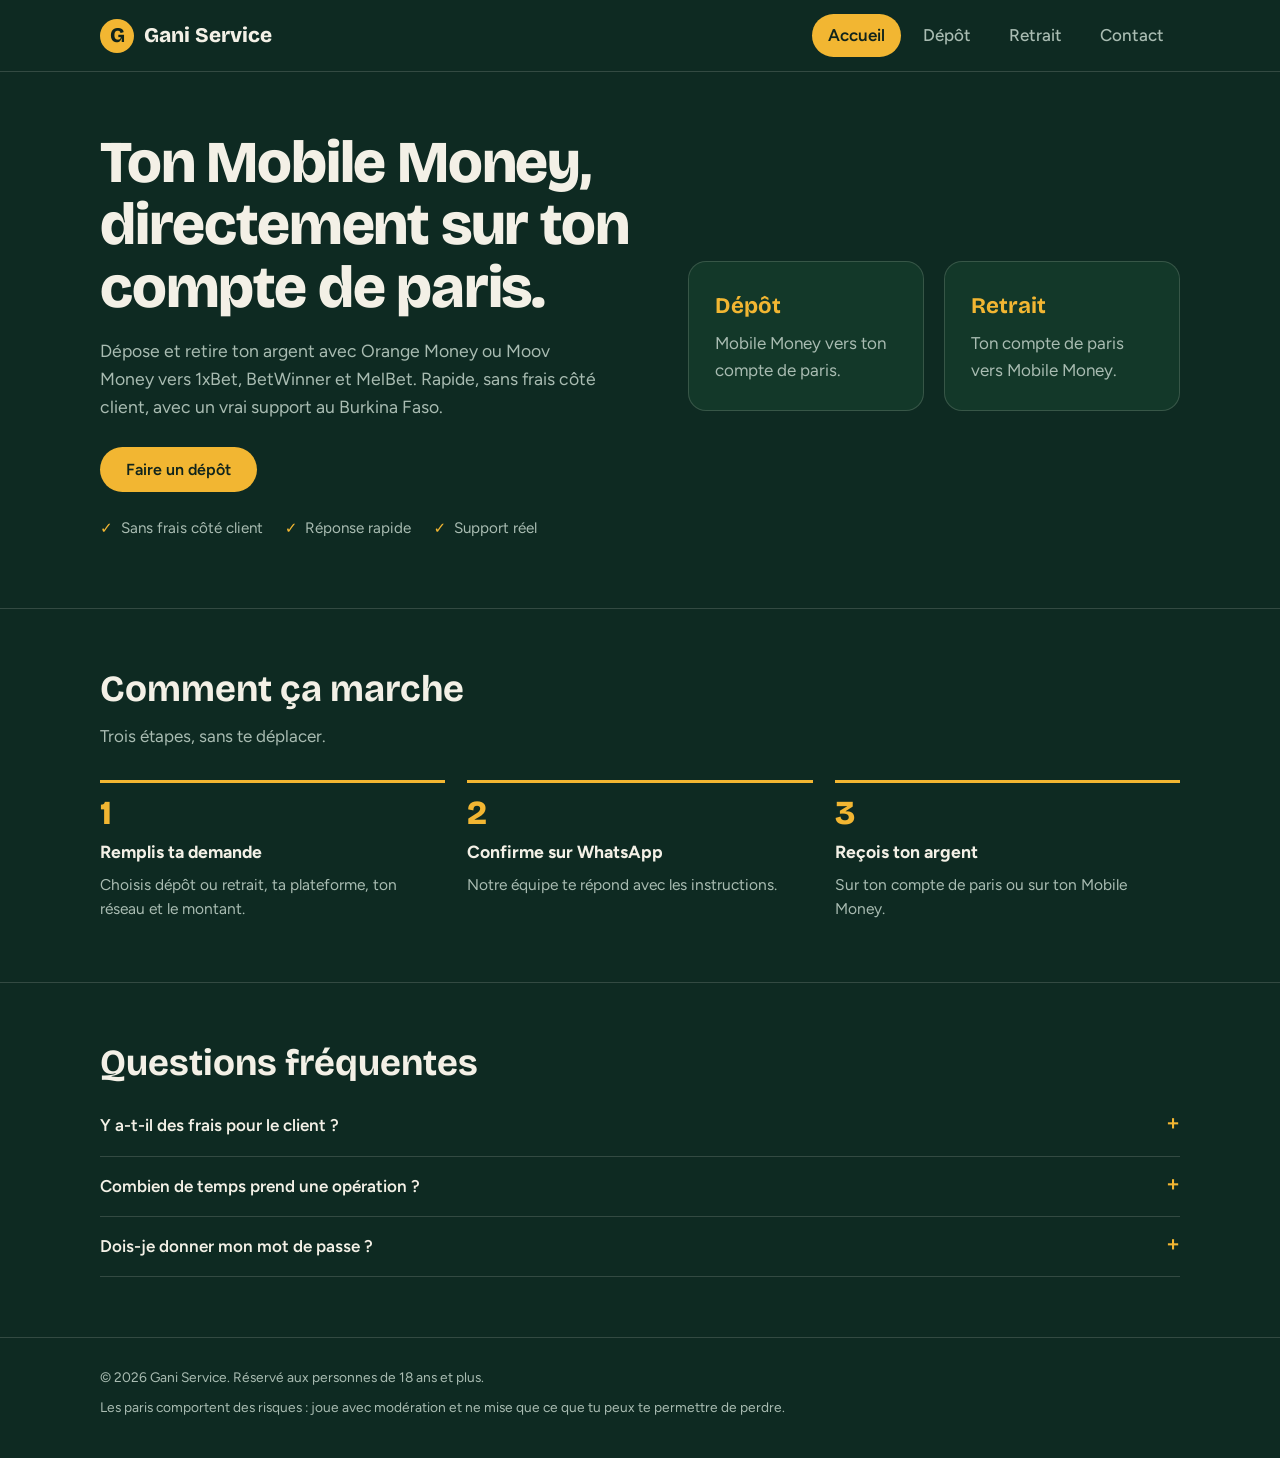
<file: index.html>
<!DOCTYPE html>
<html lang="fr">
<head>
<meta charset="utf-8">
<meta name="viewport" content="width=device-width, initial-scale=1">
<title>Gani Service — Dépôt et retrait Mobile Money vers 1xBet, BetWinner, MelBet</title>
<meta name="description" content="Gani Service : dépose et retire ton argent Orange Money ou Moov Money vers 1xBet, BetWinner ou MelBet. Rapide, sans frais côté client, au Burkina Faso.">
<meta name="theme-color" content="#0E2A22">
<link rel="preconnect" href="https://fonts.googleapis.com">
<link rel="preconnect" href="https://fonts.gstatic.com" crossorigin>
<link href="https://fonts.googleapis.com/css2?family=Bricolage+Grotesque:wght@600;800&family=Figtree:wght@400;500;600&display=swap" rel="stylesheet">
<link rel="stylesheet" href="style.css">
</head>
<body>
<header>
  <div class="wrap">
    <a class="logo" href="index.html" aria-label="Gani Service, accueil"><i>G</i>Gani Service</a>
    <nav aria-label="Navigation principale">
      <a href="index.html" aria-current="page">Accueil</a>
      <a href="depot.html">Dépôt</a>
      <a href="retrait.html">Retrait</a>
      <a href="contact.html">Contact</a>
    </nav>
  </div>
</header>
<main>
<div class="hero">
  <div class="wrap">
    <div>
      <h1>Ton Mobile Money, directement sur ton compte de paris.</h1>
      <p class="sous">Dépose et retire ton argent avec Orange Money ou Moov Money vers 1xBet, BetWinner et MelBet. Rapide, sans frais côté client, avec un vrai support au Burkina Faso.</p>
      <a class="btn" href="depot.html">Faire un dépôt</a>
      <ul class="liste"><li>Sans frais côté client</li><li>Réponse rapide</li><li>Support réel</li></ul>
    </div>
    <div class="choix">
      <a href="depot.html"><h3>Dépôt</h3><p>Mobile Money vers ton compte de paris.</p></a>
      <a href="retrait.html"><h3>Retrait</h3><p>Ton compte de paris vers Mobile Money.</p></a>
    </div>
  </div>
</div>
<section>
  <div class="wrap">
    <h2 class="titre">Comment ça marche</h2>
    <p class="intro">Trois étapes, sans te déplacer.</p>
    <ol class="etapes">
      <li><h3>Remplis ta demande</h3><p>Choisis dépôt ou retrait, ta plateforme, ton réseau et le montant.</p></li>
      <li><h3>Confirme sur WhatsApp</h3><p>Notre équipe te répond avec les instructions.</p></li>
      <li><h3>Reçois ton argent</h3><p>Sur ton compte de paris ou sur ton Mobile Money.</p></li>
    </ol>
  </div>
</section>
<section>
  <div class="wrap">
    <h2 class="titre">Questions fréquentes</h2>
    <details><summary>Y a-t-il des frais pour le client ?</summary><p>Non, nos services n’ajoutent aucun frais côté client. Les frais éventuels de ton opérateur Mobile Money restent à ta charge.</p></details>
    <details><summary>Combien de temps prend une opération ?</summary><p>Quelques minutes en général, dès que ta demande est confirmée sur WhatsApp.</p></details>
    <details><summary>Dois-je donner mon mot de passe ?</summary><p>Jamais. Nous n’avons besoin que de ton ID de compte.</p></details>
  </div>
</section>
</main>
<footer>
  <div class="wrap">
    <p>© 2026 Gani Service. Réservé aux personnes de 18 ans et plus.</p>
    <p>Les paris comportent des risques : joue avec modération et ne mise que ce que tu peux te permettre de perdre.</p>
  </div>
</footer>
<script src="app.js"></script>
</body>
</html>
</file>
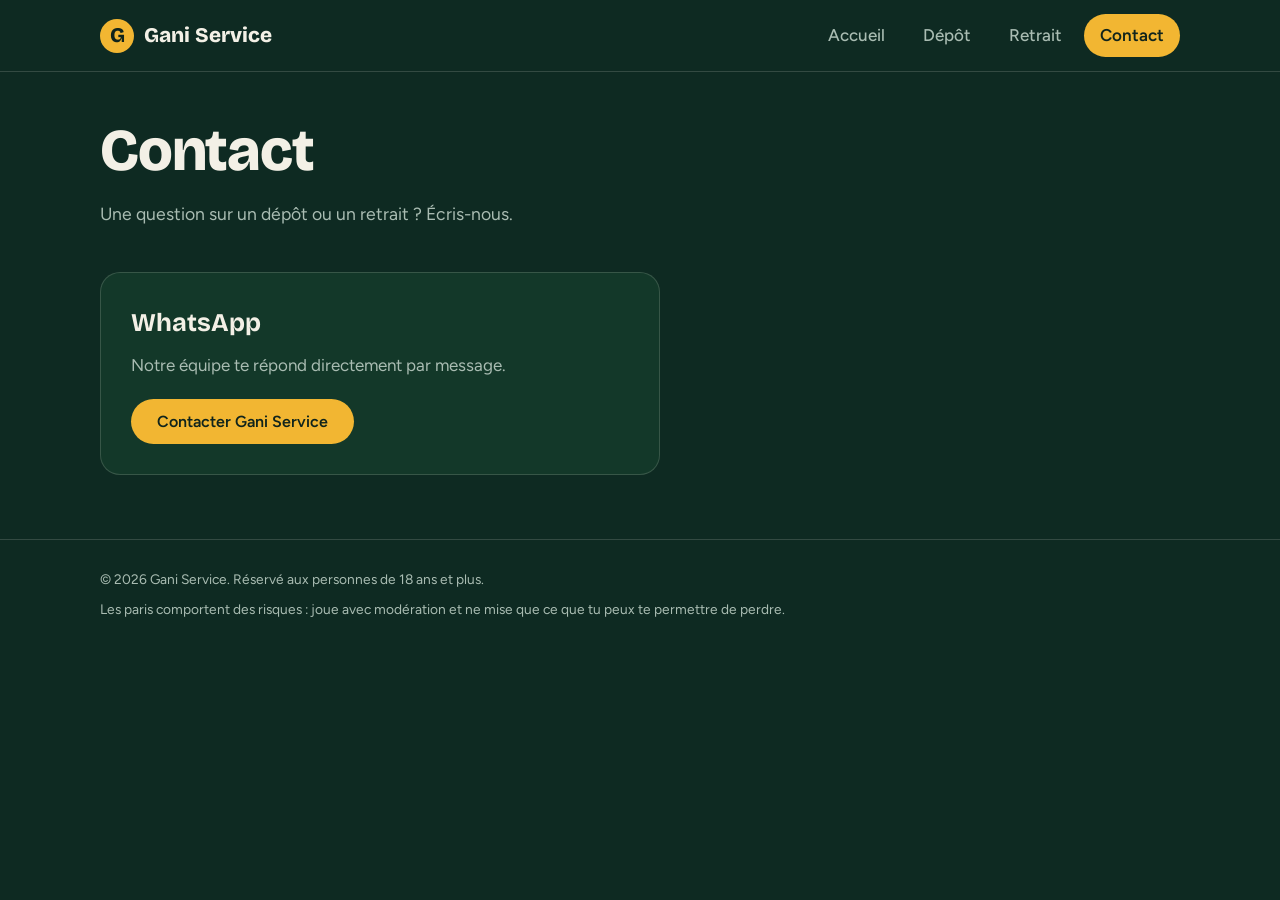
<file: contact.html>
<!DOCTYPE html>
<html lang="fr">
<head>
<meta charset="utf-8">
<meta name="viewport" content="width=device-width, initial-scale=1">
<title>Contact — Gani Service</title>
<meta name="description" content="Contacte Gani Service sur WhatsApp pour toute question sur ton dépôt ou ton retrait.">
<meta name="theme-color" content="#0E2A22">
<link rel="preconnect" href="https://fonts.googleapis.com">
<link rel="preconnect" href="https://fonts.gstatic.com" crossorigin>
<link href="https://fonts.googleapis.com/css2?family=Bricolage+Grotesque:wght@600;800&family=Figtree:wght@400;500;600&display=swap" rel="stylesheet">
<link rel="stylesheet" href="style.css">
</head>
<body>
<header>
  <div class="wrap">
    <a class="logo" href="index.html" aria-label="Gani Service, accueil"><i>G</i>Gani Service</a>
    <nav aria-label="Navigation principale">
      <a href="index.html">Accueil</a>
      <a href="depot.html">Dépôt</a>
      <a href="retrait.html">Retrait</a>
      <a href="contact.html" aria-current="page">Contact</a>
    </nav>
  </div>
</header>
<main>
<div class="wrap">
  <div class="page-titre"><h1>Contact</h1><p class="sous">Une question sur un dépôt ou un retrait ? Écris-nous.</p></div>
  <div class="corps" style="grid-template-columns:1fr">
    <div class="contact-carte">
      <h2>WhatsApp</h2>
      <p>Notre équipe te répond directement par message.</p>
      <a class="btn" href="#" data-wa>Contacter Gani Service</a>
    </div>
  </div>
</div>
</main>
<footer>
  <div class="wrap">
    <p>© 2026 Gani Service. Réservé aux personnes de 18 ans et plus.</p>
    <p>Les paris comportent des risques : joue avec modération et ne mise que ce que tu peux te permettre de perdre.</p>
  </div>
</footer>
<script src="app.js"></script>
</body>
</html>
</file>
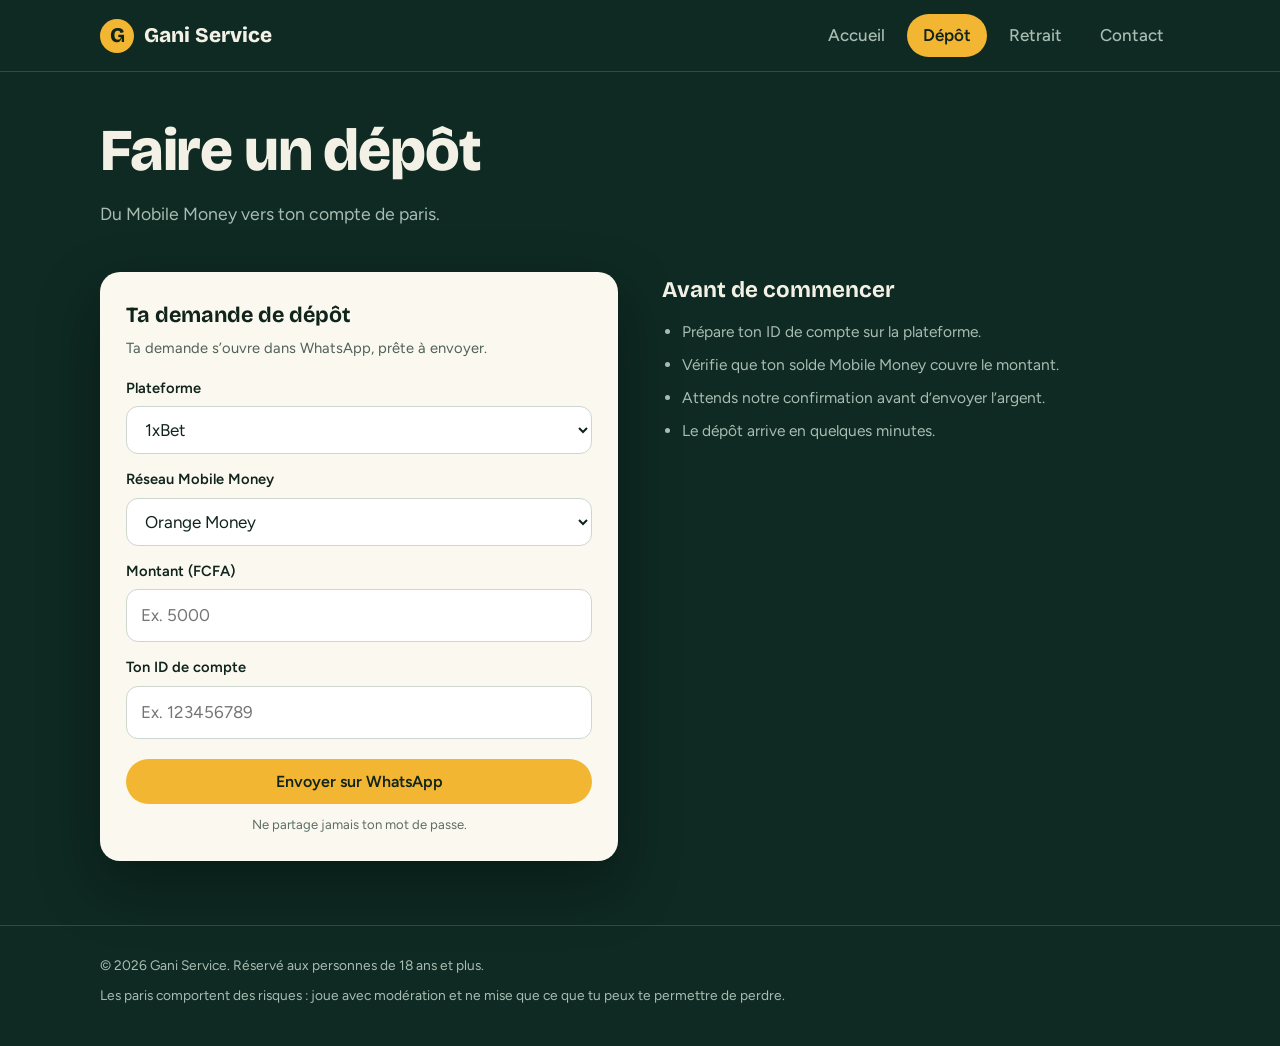
<file: depot.html>
<!DOCTYPE html>
<html lang="fr">
<head>
<meta charset="utf-8">
<meta name="viewport" content="width=device-width, initial-scale=1">
<title>Dépôt Mobile Money — Gani Service</title>
<meta name="description" content="Dépose de l’argent Orange Money ou Moov Money sur ton compte 1xBet, BetWinner ou MelBet.">
<meta name="theme-color" content="#0E2A22">
<link rel="preconnect" href="https://fonts.googleapis.com">
<link rel="preconnect" href="https://fonts.gstatic.com" crossorigin>
<link href="https://fonts.googleapis.com/css2?family=Bricolage+Grotesque:wght@600;800&family=Figtree:wght@400;500;600&display=swap" rel="stylesheet">
<link rel="stylesheet" href="style.css">
</head>
<body>
<header>
  <div class="wrap">
    <a class="logo" href="index.html" aria-label="Gani Service, accueil"><i>G</i>Gani Service</a>
    <nav aria-label="Navigation principale">
      <a href="index.html">Accueil</a>
      <a href="depot.html" aria-current="page">Dépôt</a>
      <a href="retrait.html">Retrait</a>
      <a href="contact.html">Contact</a>
    </nav>
  </div>
</header>
<main>
<div class="wrap">
  <div class="page-titre"><h1>Faire un dépôt</h1><p class="sous">Du Mobile Money vers ton compte de paris.</p></div>
  <div class="corps">
    <form class="form" data-op="dépôt">
      <h2>Ta demande de dépôt</h2>
      <p class="aide">Ta demande s’ouvre dans WhatsApp, prête à envoyer.</p>
      <div class="champ"><label for="p">Plateforme</label><select id="p" data-label="Plateforme"><option>1xBet</option><option>BetWinner</option><option>MelBet</option></select></div>
      <div class="champ"><label for="r">Réseau Mobile Money</label><select id="r" data-label="Réseau"><option>Orange Money</option><option>Moov Money</option></select></div>
      <div class="champ"><label for="m">Montant (FCFA)</label><input id="m" type="number" min="500" step="100" inputmode="numeric" placeholder="Ex. 5000" required data-label="Montant (FCFA)"></div>
      <div class="champ"><label for="i">Ton ID de compte</label><input id="i" type="text" inputmode="numeric" placeholder="Ex. 123456789" required data-label="ID de compte"></div>
      <button class="btn" type="submit">Envoyer sur WhatsApp</button>
      <p class="note">Ne partage jamais ton mot de passe.</p>
    </form>
    <div class="conseils">
      <h2>Avant de commencer</h2>
      <ul>
        <li>Prépare ton ID de compte sur la plateforme.</li>
        <li>Vérifie que ton solde Mobile Money couvre le montant.</li>
        <li>Attends notre confirmation avant d’envoyer l’argent.</li>
        <li>Le dépôt arrive en quelques minutes.</li>
      </ul>
    </div>
  </div>
</div>
</main>
<footer>
  <div class="wrap">
    <p>© 2026 Gani Service. Réservé aux personnes de 18 ans et plus.</p>
    <p>Les paris comportent des risques : joue avec modération et ne mise que ce que tu peux te permettre de perdre.</p>
  </div>
</footer>
<script src="app.js"></script>
</body>
</html>
</file>
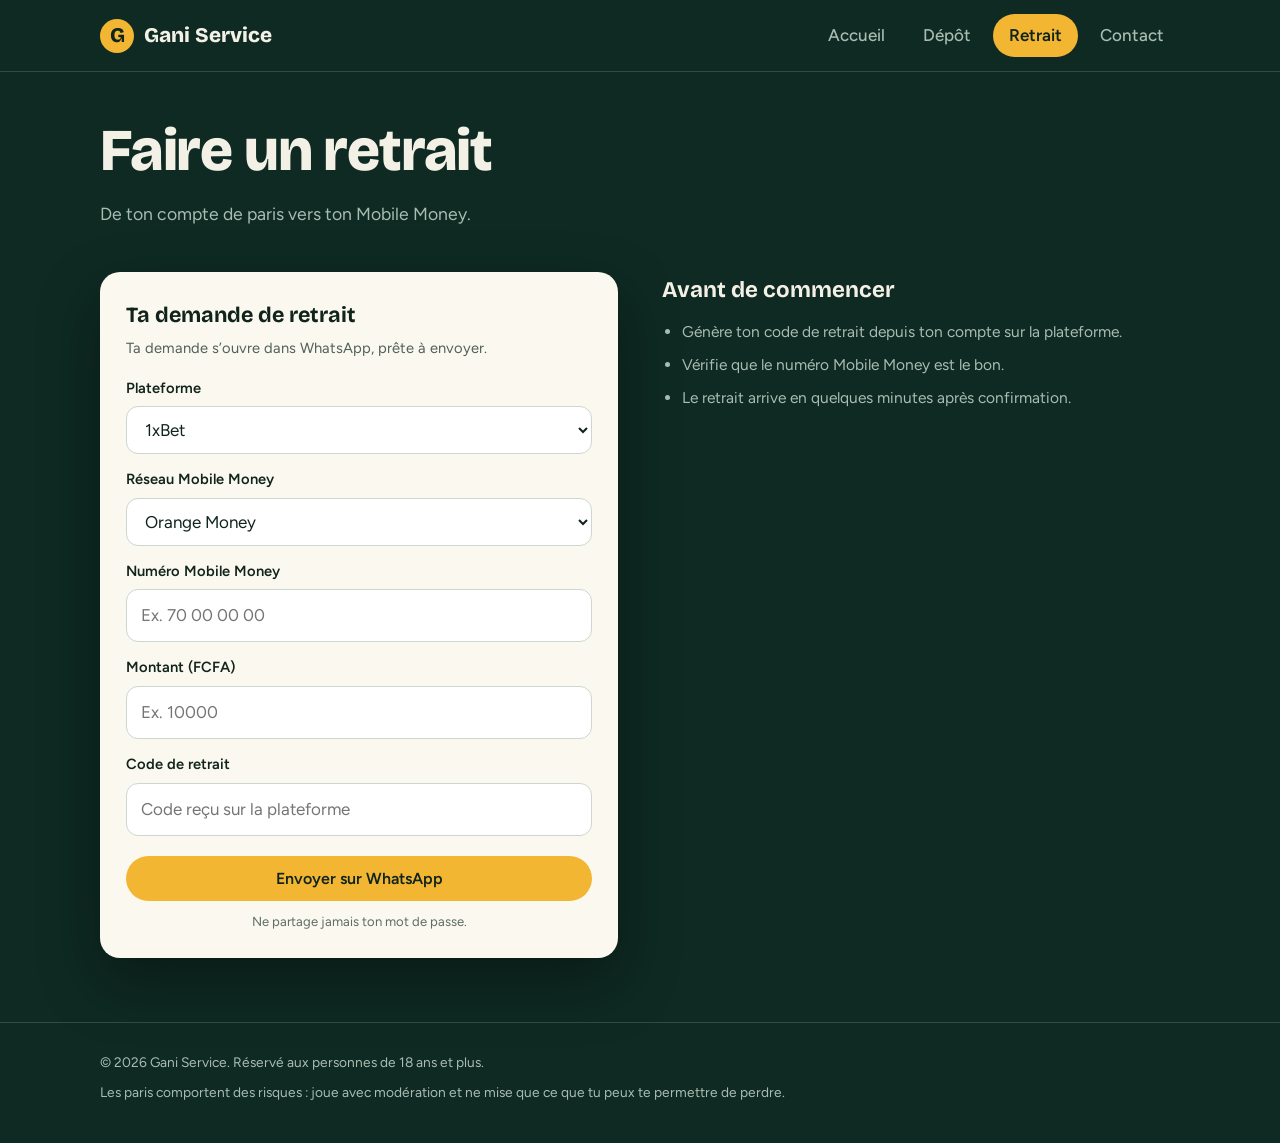
<file: retrait.html>
<!DOCTYPE html>
<html lang="fr">
<head>
<meta charset="utf-8">
<meta name="viewport" content="width=device-width, initial-scale=1">
<title>Retrait Mobile Money — Gani Service</title>
<meta name="description" content="Retire ton argent de 1xBet, BetWinner ou MelBet vers Orange Money ou Moov Money.">
<meta name="theme-color" content="#0E2A22">
<link rel="preconnect" href="https://fonts.googleapis.com">
<link rel="preconnect" href="https://fonts.gstatic.com" crossorigin>
<link href="https://fonts.googleapis.com/css2?family=Bricolage+Grotesque:wght@600;800&family=Figtree:wght@400;500;600&display=swap" rel="stylesheet">
<link rel="stylesheet" href="style.css">
</head>
<body>
<header>
  <div class="wrap">
    <a class="logo" href="index.html" aria-label="Gani Service, accueil"><i>G</i>Gani Service</a>
    <nav aria-label="Navigation principale">
      <a href="index.html">Accueil</a>
      <a href="depot.html">Dépôt</a>
      <a href="retrait.html" aria-current="page">Retrait</a>
      <a href="contact.html">Contact</a>
    </nav>
  </div>
</header>
<main>
<div class="wrap">
  <div class="page-titre"><h1>Faire un retrait</h1><p class="sous">De ton compte de paris vers ton Mobile Money.</p></div>
  <div class="corps">
    <form class="form" data-op="retrait">
      <h2>Ta demande de retrait</h2>
      <p class="aide">Ta demande s’ouvre dans WhatsApp, prête à envoyer.</p>
      <div class="champ"><label for="p">Plateforme</label><select id="p" data-label="Plateforme"><option>1xBet</option><option>BetWinner</option><option>MelBet</option></select></div>
      <div class="champ"><label for="r">Réseau Mobile Money</label><select id="r" data-label="Réseau"><option>Orange Money</option><option>Moov Money</option></select></div>
      <div class="champ"><label for="n">Numéro Mobile Money</label><input id="n" type="tel" inputmode="tel" placeholder="Ex. 70 00 00 00" required data-label="Numéro Mobile Money"></div>
      <div class="champ"><label for="m">Montant (FCFA)</label><input id="m" type="number" min="500" step="100" inputmode="numeric" placeholder="Ex. 10000" required data-label="Montant (FCFA)"></div>
      <div class="champ"><label for="c">Code de retrait</label><input id="c" type="text" placeholder="Code reçu sur la plateforme" required data-label="Code de retrait"></div>
      <button class="btn" type="submit">Envoyer sur WhatsApp</button>
      <p class="note">Ne partage jamais ton mot de passe.</p>
    </form>
    <div class="conseils">
      <h2>Avant de commencer</h2>
      <ul>
        <li>Génère ton code de retrait depuis ton compte sur la plateforme.</li>
        <li>Vérifie que le numéro Mobile Money est le bon.</li>
        <li>Le retrait arrive en quelques minutes après confirmation.</li>
      </ul>
    </div>
  </div>
</div>
</main>
<footer>
  <div class="wrap">
    <p>© 2026 Gani Service. Réservé aux personnes de 18 ans et plus.</p>
    <p>Les paris comportent des risques : joue avec modération et ne mise que ce que tu peux te permettre de perdre.</p>
  </div>
</footer>
<script src="app.js"></script>
</body>
</html>
</file>
<file: style.css>
:root{--fond:#0E2A22;--fond2:#133829;--carte:#fbf8ef;--texte:#f3f0e6;--encre:#10241c;--or:#f2b632;--or2:#d99a12;--muted:#a9bcb2;--ligne:rgba(243,240,230,.16);
--titre:"Bricolage Grotesque","Trebuchet MS",system-ui,sans-serif;--corps:"Figtree",system-ui,-apple-system,"Segoe UI",Roboto,sans-serif}
*{box-sizing:border-box;margin:0}
html{scroll-behavior:smooth}
body{background:var(--fond);color:var(--texte);font-family:var(--corps);line-height:1.6;font-size:17px;-webkit-text-size-adjust:100%}
a{color:inherit}
:focus-visible{outline:3px solid var(--or);outline-offset:3px}
.wrap{width:min(1080px,100% - 40px);margin-inline:auto}
header{border-bottom:1px solid var(--ligne)}
header .wrap{display:flex;align-items:center;justify-content:space-between;gap:12px;padding:14px 0;flex-wrap:wrap}
.logo{font-family:var(--titre);font-weight:800;font-size:1.3rem;text-decoration:none;display:flex;align-items:center;gap:10px}
.logo i{width:34px;height:34px;border-radius:50%;background:var(--or);color:var(--encre);display:grid;place-items:center;font-style:normal}
nav{display:flex;gap:6px;flex-wrap:wrap}
nav a{text-decoration:none;padding:8px 16px;border-radius:999px;font-weight:500;color:var(--muted)}
nav a:hover{color:var(--texte)}
nav a[aria-current=page]{background:var(--or);color:var(--encre);font-weight:600}
.btn{display:inline-block;background:var(--or);color:var(--encre);text-decoration:none;padding:13px 26px;border-radius:999px;border:0;cursor:pointer;font:600 1rem var(--corps);transition:background .2s;text-align:center}
.btn:hover{background:var(--or2)}
.btn.sombre{background:var(--encre);color:var(--or)}
.btn.sombre:hover{background:#000}
.hero{padding:60px 0 68px}
.hero .wrap{display:grid;gap:44px;grid-template-columns:1.05fr .95fr;align-items:center}
h1{font-family:var(--titre);font-weight:800;font-size:clamp(2.1rem,5.2vw,3.7rem);line-height:1.05;letter-spacing:-.02em}
.sous{color:var(--muted);font-size:1.1rem;margin:18px 0 26px;max-width:46ch}
.liste{list-style:none;padding:0;margin-top:24px;color:var(--muted);display:flex;flex-wrap:wrap;gap:8px 22px;font-size:.95rem}
.liste li::before{content:"✓";color:var(--or);margin-right:8px;font-weight:700}
.page-titre{padding:48px 0 8px}
.page-titre .sous{margin-bottom:0}
.form{background:var(--carte);color:var(--encre);border-radius:20px;padding:26px;box-shadow:0 24px 60px rgba(0,0,0,.35)}
.form h2{font-family:var(--titre);font-size:1.35rem;margin-bottom:4px}
.aide{font-size:.92rem;color:#4f6158;margin-bottom:16px}
.champ{margin-bottom:14px}
label{display:block;font-weight:600;font-size:.92rem;margin-bottom:6px}
select,input{width:100%;padding:12px 14px;border:1.5px solid #cdd6cf;border-radius:12px;font:inherit;background:#fff;color:var(--encre)}
.form .btn{width:100%;margin-top:6px}
.note{font-size:.82rem;color:#5d6e64;margin-top:10px;text-align:center}
.corps{display:grid;grid-template-columns:1fr 1fr;gap:44px;padding:36px 0 64px;align-items:start}
section{padding:60px 0;border-top:1px solid var(--ligne)}
h2.titre{font-family:var(--titre);font-size:clamp(1.6rem,3.5vw,2.3rem);line-height:1.12;margin-bottom:12px}
.intro{color:var(--muted);max-width:56ch;margin-bottom:30px}
.etapes{display:grid;grid-template-columns:repeat(3,1fr);gap:22px;list-style:none;padding:0;counter-reset:e}
.etapes li{counter-increment:e;border-top:3px solid var(--or);padding-top:14px}
.etapes li::before{content:counter(e);font-family:var(--titre);font-weight:800;font-size:2.1rem;color:var(--or);display:block;line-height:1}
.etapes h3{font-size:1.1rem;margin:8px 0 6px}
.etapes p,.conseils p,.conseils li{color:var(--muted);font-size:.97rem}
.conseils h2{font-family:var(--titre);font-size:1.4rem;margin-bottom:12px}
.conseils ul{padding-left:20px;display:grid;gap:8px}
.choix{display:grid;grid-template-columns:1fr 1fr;gap:20px}
.choix a{display:block;text-decoration:none;border:1.5px solid var(--ligne);background:var(--fond2);border-radius:18px;padding:26px;transition:border-color .2s}
.choix a:hover{border-color:var(--or)}
.choix h3{font-family:var(--titre);font-size:1.4rem;color:var(--or);margin-bottom:6px}
.choix p{color:var(--muted)}
details{border-bottom:1px solid var(--ligne);padding:16px 0}
summary{cursor:pointer;font-weight:600;list-style:none;display:flex;justify-content:space-between;gap:16px}
summary::after{content:"+";color:var(--or);font-size:1.4rem;line-height:1}
details[open] summary::after{content:"–"}
details p{color:var(--muted);margin-top:10px;max-width:62ch}
.contact-carte{background:var(--fond2);border:1.5px solid var(--ligne);border-radius:20px;padding:30px;max-width:560px}
.contact-carte h2{font-family:var(--titre);margin-bottom:8px}
.contact-carte p{color:var(--muted);margin-bottom:20px}
footer{padding:28px 0 40px;color:var(--muted);font-size:.86rem;border-top:1px solid var(--ligne)}
footer p+p{margin-top:8px}
@media (max-width:820px){.hero .wrap,.corps,.choix,.etapes{grid-template-columns:1fr}.hero{padding:36px 0 44px}section{padding:44px 0}}
@media (prefers-reduced-motion:reduce){html{scroll-behavior:auto}*{transition:none!important}}
</file>
